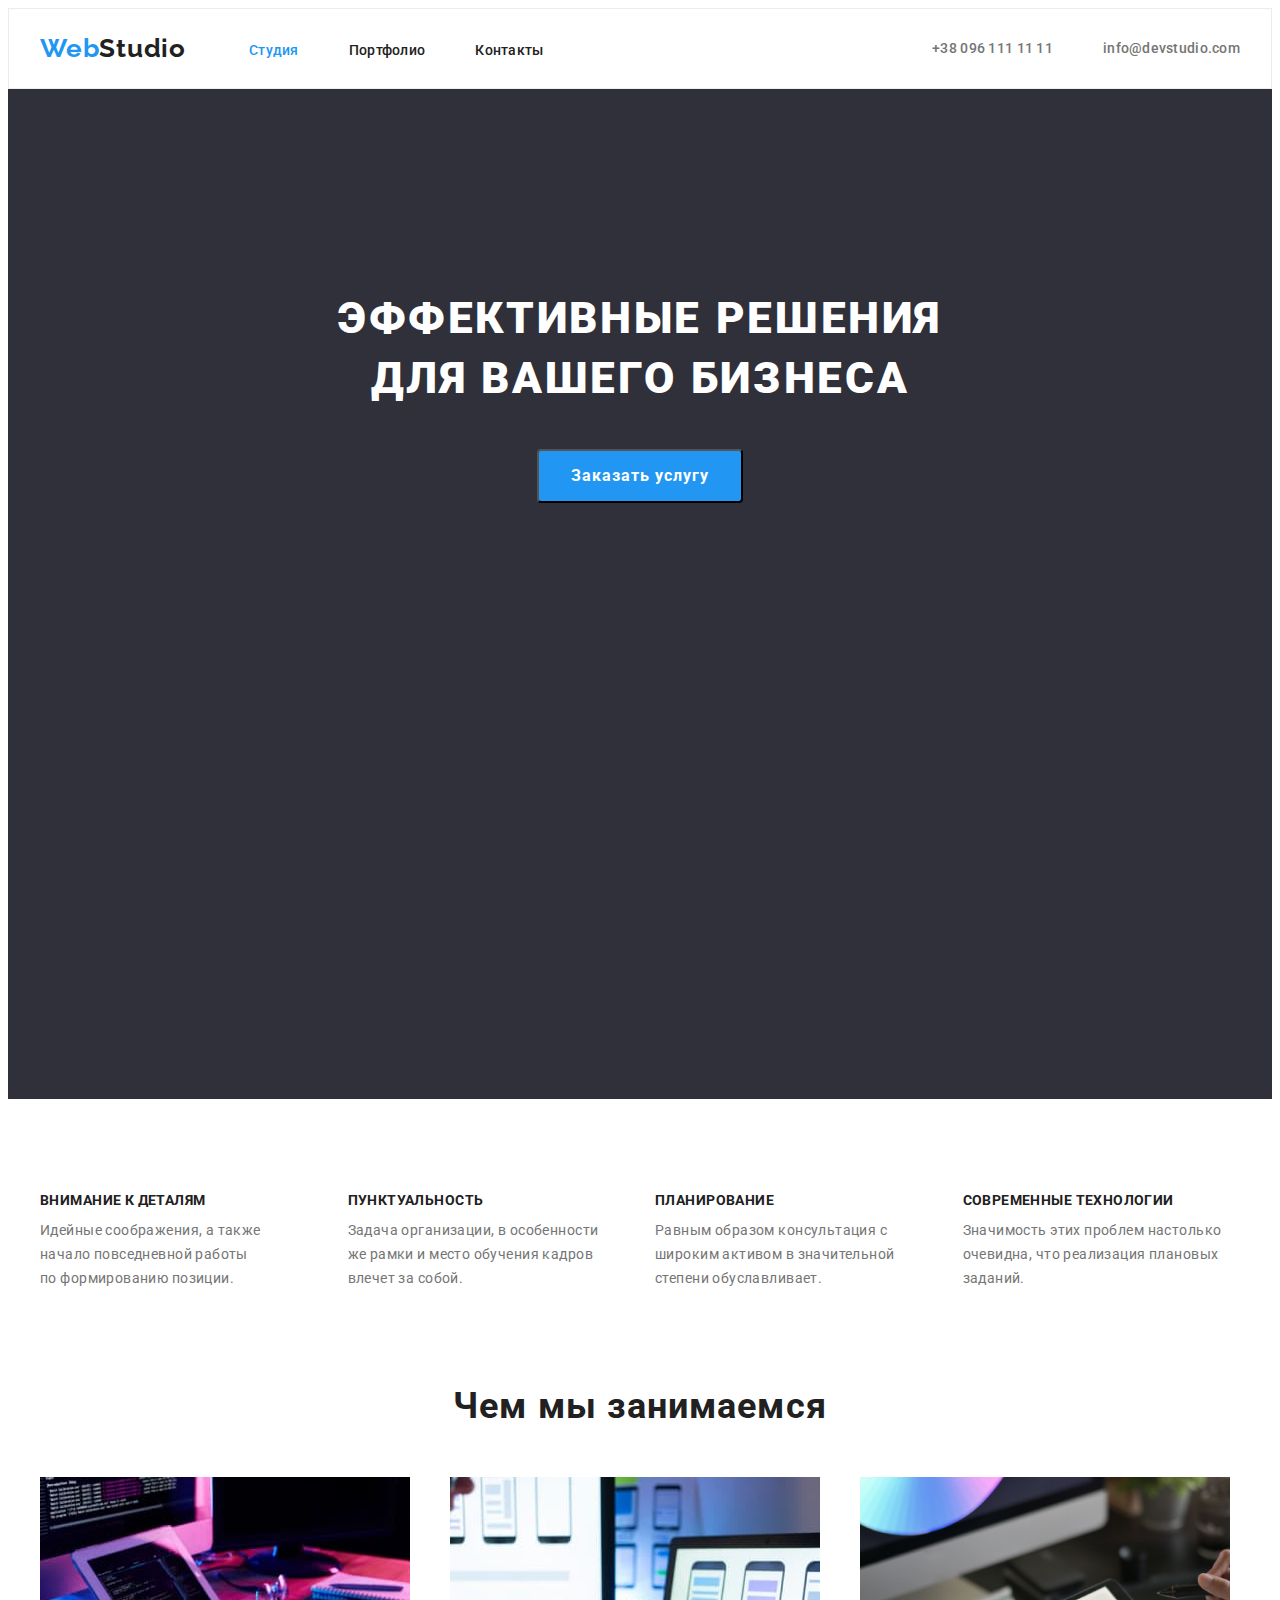
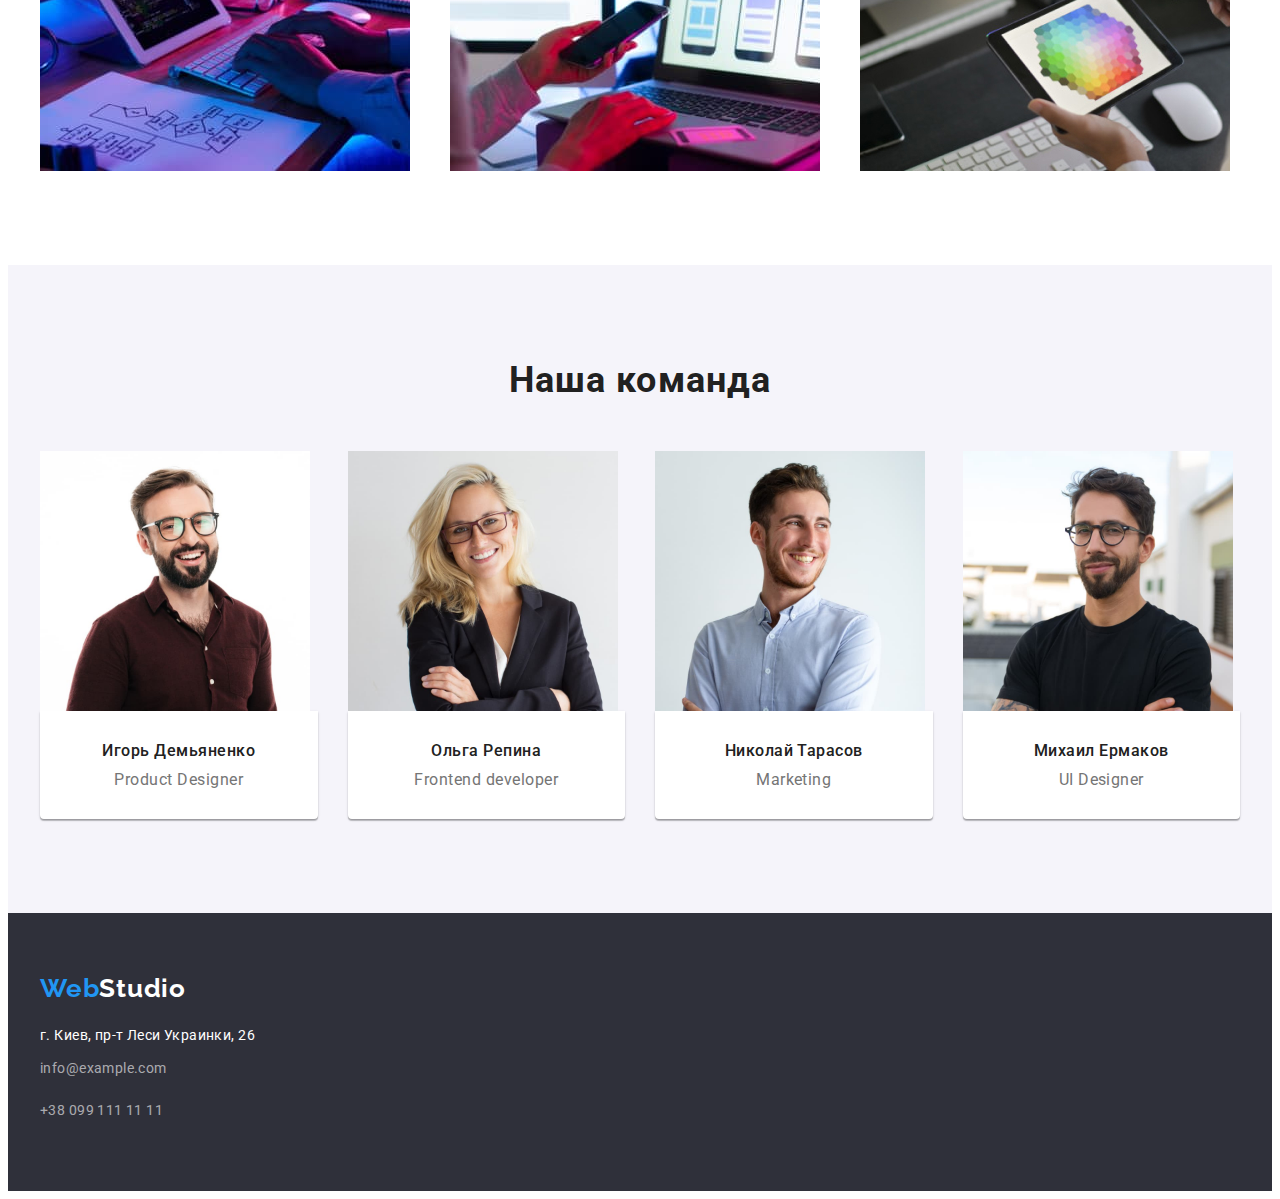
<file: index.html>
<!DOCTYPE html>
<html lang="ru">
  <head>
    <meta charset="UTF-8" />
    <meta http-equiv="X-UA-Compatible" content="IE=edge" />
    <meta name="viewport" content="width=device-width, initial-scale=1.0" />
    <title>Web Studio</title>
    <link rel="preconnect" href="https://fonts.googleapis.com" />
    <link rel="preconnect" href="https://fonts.gstatic.com" crossorigin />
    <link
      href="https://fonts.googleapis.com/css2?family=Raleway:wght@700&family=Roboto:wght@400;500;700;900&display=swap"
      rel="stylesheet"
    />
    <link
      rel="stylesheet"
      href="https://cdnjs.cloudflare.com/ajax/libs/modern-normalize/1.1.0/modern-normalize.min.css"
      integrity="sha512-wpPYUAdjBVSE4KJnH1VR1HeZfpl1ub8YT/NKx4PuQ5NmX2tKuGu6U/JRp5y+Y8XG2tV+wKQpNHVUX03MfMFn9Q=="
      crossorigin="anonymous"
      referrerpolicy="no-referrer"
    />
    <link rel="stylesheet" href="./styles.css" />
  </head>
  <body>
    <!-- Header -->

    <header class="main-header">
      <div class="container header-container">
        <nav class="navigation">
          <a class="logo link" href="" lang="en"
            >Web<span class="studio-header">Studio</span></a
          >
          <ul class="nav-list list">
            <li class="nav-list-item">
              <a class="nav-list-link active link" href="">Студия</a>
            </li>
            <li class="nav-list-item">
              <a class="nav-list-link link" href="./portfolio.html"
                >Портфолио</a
              >
            </li>
            <li class="nav-list-item">
              <a class="nav-list-link link" href="">Контакты</a>
            </li>
          </ul>
        </nav>
        <a class="phone-number link" href="tel:+380961111111"
          >+38 096 111 11 11</a
        >
        <a class="email-address link" href="mailto:info@devstudio.com "
          >info@devstudio.com</a
        >
      </div>
    </header>
    <main>
      <!-- Hero -->

      <section class="hero">
        <div class="hero-container container">
          <h1 class="main-title">
            ЭФФЕКТИВНЫЕ РЕШЕНИЯ<br />
            ДЛЯ ВАШЕГО БИЗНЕСА
          </h1>
          <button class="modal-btn" type="button">Заказать услугу</button>
        </div>
      </section>

      <!-- Description -->
      <section class="description">
        <div class="container">
          <ul class="description-list list">
            <li class="description-list-item">
              <h3 class="description-title">ВНИМАНИЕ К ДЕТАЛЯМ</h3>
              <p class="description-paragraph">
                Идейные соображения, а также<br />
                начало повседневной работы<br />
                по формированию позиции.
              </p>
            </li>
            <li class="description-list-item">
              <h3 class="description-title">ПУНКТУАЛЬНОСТЬ</h3>
              <p class="description-paragraph">
                Задача организации, в особенности<br />
                же рамки и место обучения кадров<br />
                влечет за собой.
              </p>
            </li>
            <li class="description-list-item">
              <h3 class="description-title">ПЛАНИРОВАНИЕ</h3>
              <p class="description-paragraph">
                Равным образом консультация с<br />
                широким активом в значительной<br />
                степени обуславливает.
              </p>
            </li>
            <li class="description-list-item">
              <h3 class="description-title">СОВРЕМЕННЫЕ ТЕХНОЛОГИИ</h3>
              <p class="description-paragraph">
                Значимость этих проблем настолько<br />
                очевидна, что реализация плановых<br />
                заданий.
              </p>
            </li>
          </ul>
        </div>
      </section>
      <section class="what-we-do section">
        <div class="container">
          <h2 class="what-we-do-title">Чем мы занимаемся</h2>
          <ul class="what-we-do-list list">
            <li class="what-we-do-cards cards">
              <img
                src="./image/screen.jpg"
                alt="Экран"
                width="370"
                height="294"
              />
            </li>
            <li class="what-we-do-cards cards">
              <img
                src="./image/compphoto.jpg"
                alt="Компьютер"
                width="370"
                height="294"
              />
            </li>
            <li class="what-we-do-cards cards">
              <img
                src="image/rainbow.jpg"
                alt="Радуга"
                width="370"
                height="294"
              />
            </li>
          </ul>
        </div>
      </section>
      <section class="our-team section">
        <div class="container">
          <h2 class="what-we-do-title">Наша команда</h2>
          <ul class="list">
            <li class="our-team-cards cards">
              <img
                src="image/productdesigner.jpg"
                alt="Дизайнер"
                width="270"
                height="260"
              />
              <div class="under-image-wrap">
                <h3 class="product-designer-title">Игорь Демьяненко</h3>
                <p class="product-designer-paragraph" lang="en">
                  Product Designer
                </p>
              </div>
            </li>
            <li class="our-team-cards cards">
              <img
                src="image/frontenddeveloper.jpg"
                alt="Разработчик"
                width="270"
                height="260"
              />
              <div class="under-image-wrap">
                <h3 class="product-designer-title">Ольга Репина</h3>
                <p class="product-designer-paragraph" lang="en">
                  Frontend developer
                </p>
              </div>
            </li>
            <li class="our-team-cards cards">
              <img
                src="./image/marketing.jpg"
                alt="Маркетинг"
                width="270"
                height="260"
              />
              <div class="under-image-wrap">
                <h3 class="product-designer-title">Николай Тарасов</h3>
                <p class="product-designer-paragraph" lang="en">Marketing</p>
              </div>
            </li>
            <li class="our-team-cards cards">
              <img
                src="./image/uidesigner.jpg"
                alt="Дизайнер"
                width="270"
                height="260"
              />
              <div class="under-image-wrap">
                <h3 class="product-designer-title">Михаил Ермаков</h3>
                <p class="product-designer-paragraph" lang="en">UI Designer</p>
              </div>
            </li>
          </ul>
        </div>
      </section>
    </main>
    <footer class="footer">
      <div class="container">
        <a class="logo link" href="" lang="en"
          >Web<span class="studio-logo">Studio</span></a
        >
        <address class="address">
          г. Киев, пр-т Леси Украинки, 26<br />
          <a class="phone-email-link link" href="mailto:info@example.com"
            >info@example.com</a
          ><br />
          <a class="phone-email-link link" href="tel:+380961111111"
            >+38 099 111 11 11</a
          >
        </address>
      </div>
    </footer>
  </body>
</html>
</file>
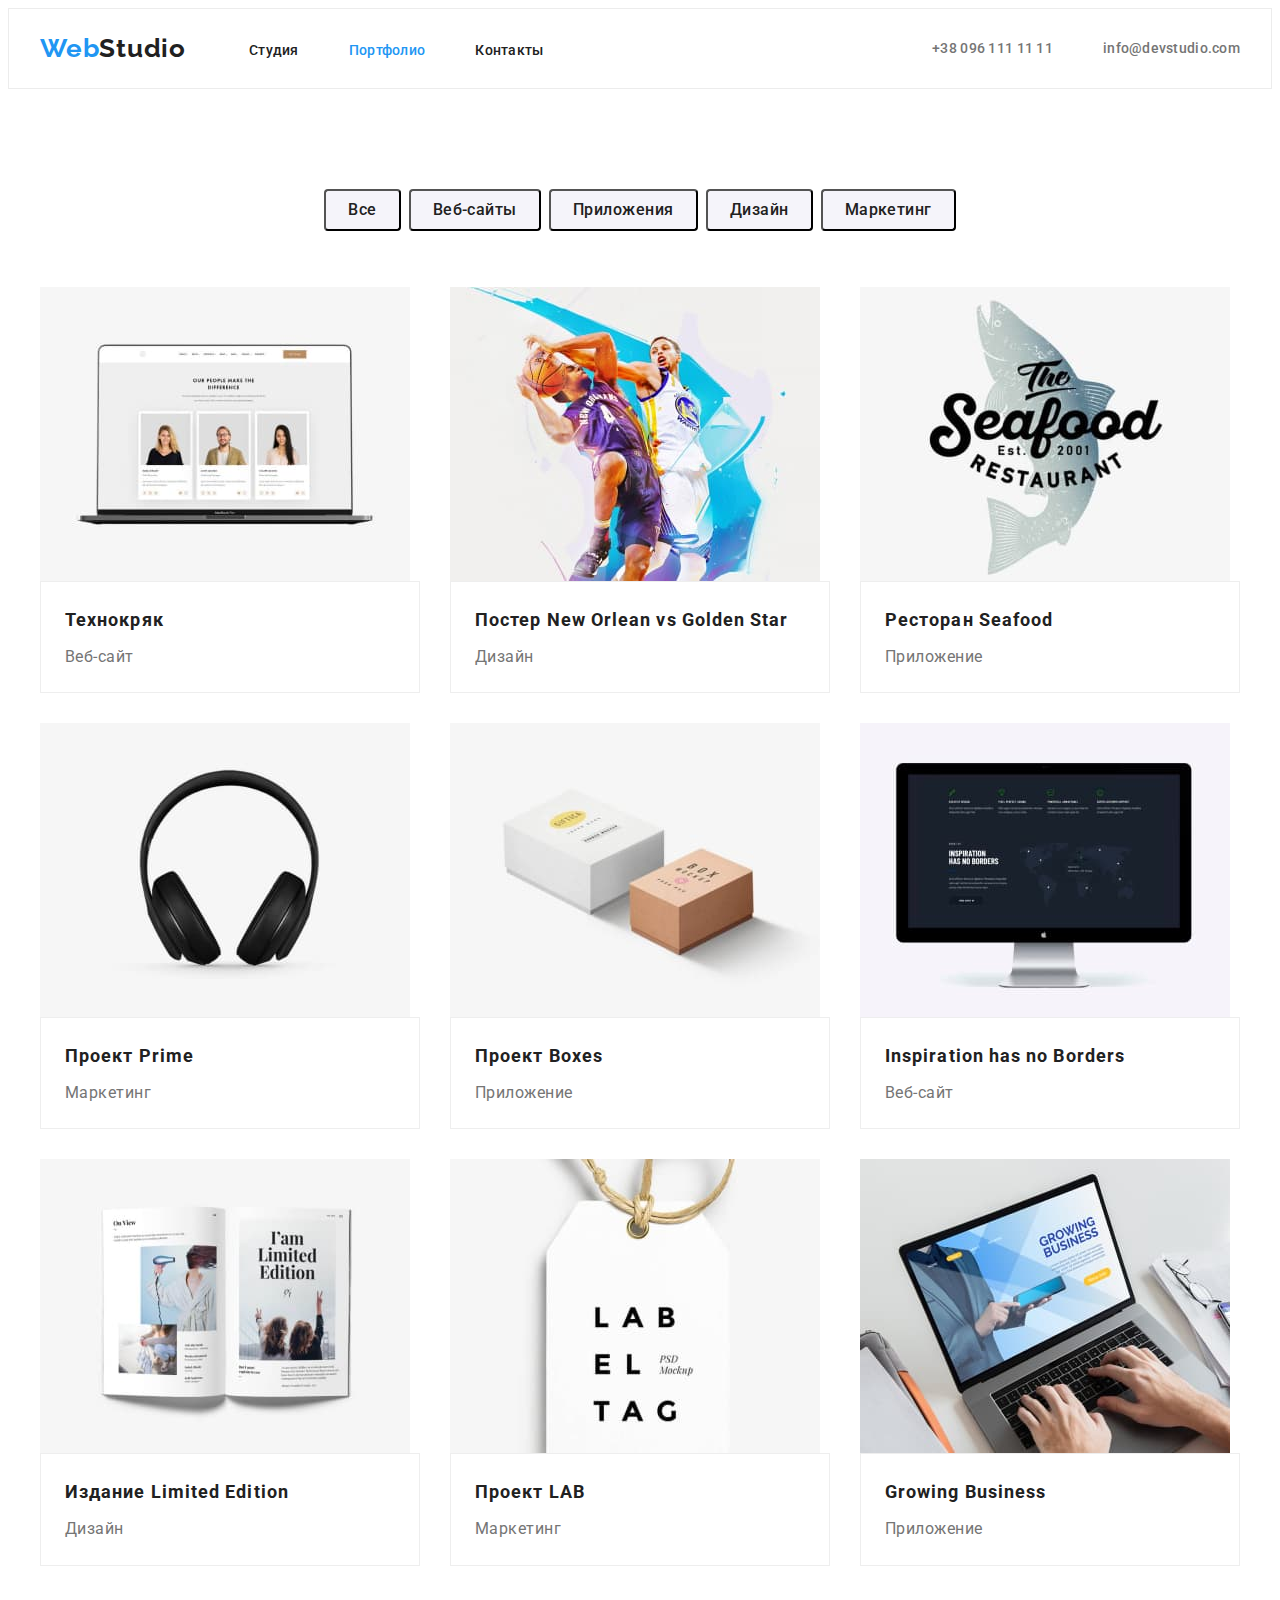
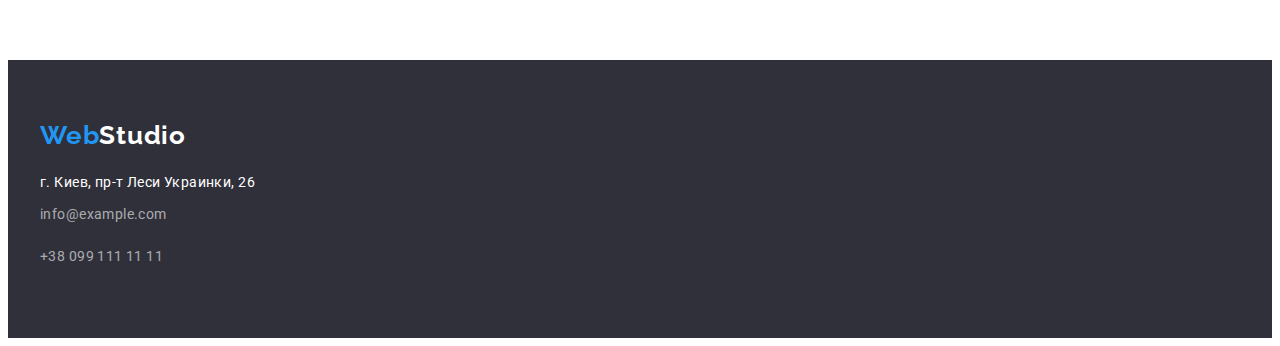
<file: portfolio.html>
<!DOCTYPE html>
<html lang="ru">
  <head>
    <meta charset="UTF-8" />
    <meta http-equiv="X-UA-Compatible" content="IE=edge" />
    <meta name="viewport" content="width=device-width, initial-scale=1.0" />
    <title>Portfolio</title>
    <link rel="preconnect" href="https://fonts.googleapis.com" />
    <link rel="preconnect" href="https://fonts.gstatic.com" crossorigin />
    <link
      href="https://fonts.googleapis.com/css2?family=Raleway:wght@700&family=Roboto:wght@400;500;700;900&display=swap"
      rel="stylesheet"
    />
    <link
      rel="stylesheet"
      href="https://cdnjs.cloudflare.com/ajax/libs/modern-normalize/1.1.0/modern-normalize.min.css"
      integrity="sha512-wpPYUAdjBVSE4KJnH1VR1HeZfpl1ub8YT/NKx4PuQ5NmX2tKuGu6U/JRp5y+Y8XG2tV+wKQpNHVUX03MfMFn9Q=="
      crossorigin="anonymous"
      referrerpolicy="no-referrer"
    />
    <link rel="stylesheet" href="./styles.css" />
  </head>
  <body>
    <header class="main-header">
      <div class="container header-container">
        <nav class="navigation">
          <a class="logo link" href="" lang="en"
            >Web<span class="studio-header">Studio</span></a
          >
          <ul class="nav-list list">
            <li class="nav-list-item">
              <a class="nav-list-link link" href="./index.html">Студия</a>
            </li>
            <li class="nav-list-item">
              <a class="nav-list-link active link" href="">Портфолио</a>
            </li>
            <li class="nav-list-item">
              <a class="nav-list-link link" href="">Контакты</a>
            </li>
          </ul>
        </nav>
        <a class="phone-number link" href="tel:+380961111111"
          >+38 096 111 11 11</a
        >
        <a class="email-address link" href="mailto:info@devstudio.com "
          >info@devstudio.com</a
        >
      </div>
    </header>
    <main>
      <section class="buttons-of-portfolio">
        <div class="container">
          <ul class="button-list">
            <li class="button-list-item">
              <button class="button-portfolio" type="button">Все</button>
            </li>
            <li class="button-list-item">
              <button class="button-portfolio" type="button">Веб-сайты</button>
            </li>
            <li class="button-list-item">
              <button class="button-portfolio" type="button">Приложения</button>
            </li>
            <li class="button-list-item">
              <button class="button-portfolio" type="button">Дизайн</button>
            </li>
            <li class="button-list-item">
              <button class="button-portfolio" type="button">Маркетинг</button>
            </li>
          </ul>

          <ul class="list">
            <li class="portfolio-cards cards">
              <img
                src="images2/website.jpg"
                alt="Веб-сайт"
                width="370"
                height="294"
              />
              <div class="portfolio-wrapper">
                <h3 class="portfolio-title">Технокряк</h3>
                <p class="portfolio-paragraph">Веб-сайт</p>
              </div>
            </li>
            <li class="portfolio-cards cards">
              <img
                src="images2/basketballplayers.jpg"
                alt="Баскетболисты"
                width="370"
                height="294"
              />
              <div class="portfolio-wrapper">
                <h3 class="portfolio-title" lang="en">
                  Постер New Orlean vs Golden Star
                </h3>
                <p class="portfolio-paragraph">Дизайн</p>
              </div>
            </li>
            <li class="portfolio-cards cards">
              <img
                src="images2/seafood.jpg"
                alt="Логотип ресторана"
                width="370"
                height="294"
              />
              <div class="portfolio-wrapper">
                <h3 class="portfolio-title" lang="en">Ресторан Seafood</h3>
                <p class="portfolio-paragraph">Приложение</p>
              </div>
            </li>
            <li class="portfolio-cards cards">
              <img
                src="images2/headphones.jpg"
                alt="Наушники"
                width="370"
                height="294"
              />
              <div class="portfolio-wrapper">
                <h3 class="portfolio-title" lang="en">Проект Prime</h3>
                <p class="portfolio-paragraph">Маркетинг</p>
              </div>
            </li>
            <li class="portfolio-cards cards">
              <img
                src="images2/boxes.jpg"
                alt="Коробочки"
                width="370"
                height="294"
              />
              <div class="portfolio-wrapper">
                <h3 class="portfolio-title" lang="en">Проект Boxes</h3>
                <p class="portfolio-paragraph">Приложение</p>
              </div>
            </li>
            <li class="portfolio-cards cards">
              <img
                src="images2/screen.jpg"
                alt="Экран"
                width="370"
                height="294"
              />
              <div class="portfolio-wrapper">
                <h3 class="portfolio-title" lang="en">
                  Inspiration has no Borders
                </h3>
                <p class="portfolio-paragraph">Веб-сайт</p>
              </div>
            </li>
            <li class="portfolio-cards cards">
              <img
                src="images2/book.jpg"
                alt="Книга"
                width="370"
                height="294"
              />
              <div class="portfolio-wrapper">
                <h3 class="portfolio-title" lang="en">
                  Издание Limited Edition
                </h3>
                <p class="portfolio-paragraph">Дизайн</p>
              </div>
            </li>
            <li class="portfolio-cards cards">
              <img
                src="images2/words.jpg"
                alt="Проект Лаборатория"
                width="370"
                height="294"
              />
              <div class="portfolio-wrapper">
                <h3 class="portfolio-title" lang="en">Проект LAB</h3>
                <p class="portfolio-paragraph">Маркетинг</p>
              </div>
            </li>
            <li class="portfolio-cards cards">
              <img
                src="images2/laptop.jpg"
                alt="Ноутбук"
                width="370"
                height="294"
              />
              <div class="portfolio-wrapper">
                <h3 class="portfolio-title" lang="en">Growing Business</h3>
                <p class="portfolio-paragraph">Приложение</p>
              </div>
            </li>
          </ul>
        </div>
      </section>
    </main>
    <footer class="footer">
      <div class="container">
        <a class="logo link" href="" lang="en"
          >Web<span class="studio-logo">Studio</span></a
        >
        <address class="address">
          г. Киев, пр-т Леси Украинки, 26<br />
          <a class="phone-email-link link" href="mailto:info@example.com"
            >info@example.com</a
          ><br />
          <a class="phone-email-link link" href="tel:+380961111111"
            >+38 099 111 11 11</a
          >
        </address>
      </div>
    </footer>
  </body>
</html>
</file>
<file: styles.css>
/* General styles */

:root {
  --main-font-family: "Roboto", sans-serif;
  --secondary-font-family: "Raleway", sans-serif;
  --accent-color: #2196f3;
  --nav-list-link-color: #212121;
  --phone-email-color-white-theme: #757575;
  --phone-email-color-dark-there: rgba(255, 255, 255, 0.6);
  --background-colors: #ffffff;
  --modal-button-color: #188ce8;
  --hero-color: #2f303a;
}

body {
  font-family: var(--main-font-family);
}

h1,
h2,
h3,
h4,
h5,
h6,
p {
  margin-top: 0;
  margin-bottom: 0;
}

ul,
ol {
  margin-top: 0;
  margin-bottom: 0;
  padding-left: 0;
}

img {
  display: block;
  max-width: 100%;
  height: auto;
}

.studio-header {
  color: var(--nav-list-link-color);
}

.studio-logo {
  color: #ffffff;
}

.list {
  list-style: none;
  display: flex;
  flex-wrap: wrap;
  margin-left: -30px;
  margin-top: -30px;
}

.link {
  text-decoration: none;
}

.section {
  padding-top: 94px;
  padding-bottom: 94px;
}

.container {
  width: 1200px;
  padding-left: 15px;
  padding-right: 15px;
  margin-left: auto;
  margin-right: auto;
}

/* Header styles */
.main-header {
  border: 1px solid #ececec;
  padding-top: 24px;
  padding-bottom: 24px;
}

.header-container {
  display: flex;
  align-items: center;
}

.navigation {
  display: flex;
  align-items: center;
}
.nav-list {
  display: flex;
  align-items: center;
  padding-top: 32px;
}

.logo {
  margin-right: 93px;
  font-family: var(--secondary-font-family);
  font-weight: 700;
  font-size: 26px;
  line-height: 1.19;
  letter-spacing: 0.03em;
  color: var(--accent-color);
}

.nav-list-item:not(:last-child) {
  margin-right: 50px;
}

.nav-list-link {
  font-weight: 500;
  font-size: 14px;
  line-height: 0.87;
  letter-spacing: 0.02em;
  color: var(--nav-list-link-color);
}
.nav-list-link:hover,
.nav-list-link:focus {
  color: var(--accent-color);
}

.active {
  color: var(--accent-color);
}

.phone-number {
  margin-left: auto;
  margin-right: 50px;
}

.phone-number,
.email-address {
  font-weight: 500;
  font-size: 14px;
  line-height: 0.87;
  letter-spacing: 0.02em;
  color: var(--phone-email-color-white-theme);
}
.phone-number:hover,
.phone-number:focus,
.email-address:hover,
.email-address:focus {
  color: var(--accent-color);
}

/* Hero */

.hero-container {
  display: flex;
  flex-direction: column;
  align-items: center;
}

.hero {
  background-color: var(--hero-color);
  padding-top: 200px;
  padding-bottom: 210px;
  height: 600px;
}

.modal-btn {
  min-width: 200px;
  padding: 10px 32px;
  border-radius: 4px;
  font-family: inherit;
  font-weight: 700;
  font-size: 16px;
  line-height: 1.875;
  letter-spacing: 0.06em;
  color: var(--background-colors);
  background-color: var(--accent-color);
  cursor: pointer;
}
.modal-btn:hover,
.modal-btn:focus {
  background-color: var(--modal-button-color);
}

.main-title {
  font-weight: 900;
  font-size: 44px;
  line-height: 1.36;
  letter-spacing: 0.06em;
  text-align: center;
  color: var(--background-colors);
  margin-bottom: 40px;
}

/* Description */
.description {
  padding-top: 94px;
  padding-bottom: 94px;
}
.description-list {
  flex-wrap: nowrap;
  text-align: left;
}

.description-list-item {
  flex-basis: calc((100% - 120px) / 4);
  margin-left: 30px;
  margin-top: 30px;
}

.description-title {
  font-weight: 700;
  font-size: 14px;
  line-height: 1.14;
  letter-spacing: 0.03em;
  color: var(--nav-list-link-color);
  margin-bottom: 10px;
}
.description-paragraph {
  font-weight: 400;
  font-size: 14px;
  line-height: 1.71;
  letter-spacing: 0.03em;
  color: var(--phone-email-color-white-theme);
}

/* What we do section */
.what-we-do {
  padding-top: 0;
}
.what-we-do-title {
  font-weight: 700;
  font-size: 36px;
  line-height: 1.17;
  letter-spacing: 0.03em;
  color: var(--nav-list-link-color);
  margin-bottom: 50px;
  text-align: center;
}

.what-we-do-cards {
  flex-basis: calc((100% - 90px) / 3);
}

/* Our team */
.our-team {
  background-color: #f5f4fa;
}
.cards {
  margin-left: 30px;
  margin-top: 30px;
}
.our-team-cards {
  flex-basis: calc((100% - 120px) / 4);
}
.product-designer-title {
  font-weight: 500;
  font-size: 16px;
  line-height: 1.19;
  letter-spacing: 0.03em;
  color: var(--nav-list-link-color);
  margin-bottom: 10px;
}
.product-designer-paragraph {
  font-weight: 400;
  font-size: 16px;
  line-height: 1.19;
  letter-spacing: 0.03em;
  color: var(--phone-email-color-white-theme);
}

.under-image-wrap {
  background-color: #ffffff;
  box-shadow: 0px 1px 3px rgba(0, 0, 0, 0.12), 0px 1px 1px rgba(0, 0, 0, 0.14),
    0px 2px 1px rgba(0, 0, 0, 0.2);
  border-radius: 0px 0px 4px 4px;
  text-align: center;
  padding-top: 30px;
  padding-bottom: 30px;
}
/* FOOTER */
.footer {
  background-color: var(--hero-color);
  padding-top: 60px;
  padding-bottom: 60px;
}

.address {
  font-style: normal;
  font-weight: 400;
  font-size: 14px;
  line-height: 1.7;
  letter-spacing: 0.03em;
  color: var(--background-colors);
  margin-top: 20px;
}
.phone-email-link {
  display: inline-block;
  font-style: normal;
  font-weight: 400;
  font-size: 14px;
  line-height: 1.7;
  letter-spacing: 0.03em;
  color: rgba(255, 255, 255, 0.6);
  margin-top: 9px;
  margin-bottom: 9px;
}

/* PORTFOLIO */
/* Portfolio buttons */
.buttons-of-portfolio {
  padding-top: 100px;
  /* padding-bottom: 56px; */
  padding-bottom: 94px;
}
.button-portfolio {
  min-width: 73px;
  padding: 6px 22px;
  font-family: inherit;
  font-weight: 500;
  font-size: 16px;
  line-height: 1.6;
  letter-spacing: 0.03em;
  color: var(--nav-list-link-color);
  background-color: #f5f4fa;
  border-radius: 4px;
  cursor: pointer;
}
.button-portfolio:hover,
.button-portfolio:focus {
  color: var(--background-colors);
  background-color: var(--accent-color);
}

.button-list {
  list-style: none;
  display: flex;
  justify-content: center;
  margin-bottom: 56px;
}
.button-list-item:not(:last-child) {
  margin-right: 8px;
}

/* portfolio list */

.portfolio-title {
  font-weight: 700;
  font-size: 18px;
  line-height: 2;
  letter-spacing: 0.06em;
  color: var(--nav-list-link-color);
  margin-bottom: 4px;
}
.portfolio-paragraph {
  font-weight: 400;
  font-size: 16px;
  line-height: 1.9;
  letter-spacing: 0.03em;
  color: var(--phone-email-color-white-theme);
}

.portfolio-cards {
  flex-basis: calc((100% - 90px) / 3);
}

.portfolio-wrapper {
  border: 1px solid #eeeeee;
  padding: 20px 24px;
}
</file>
